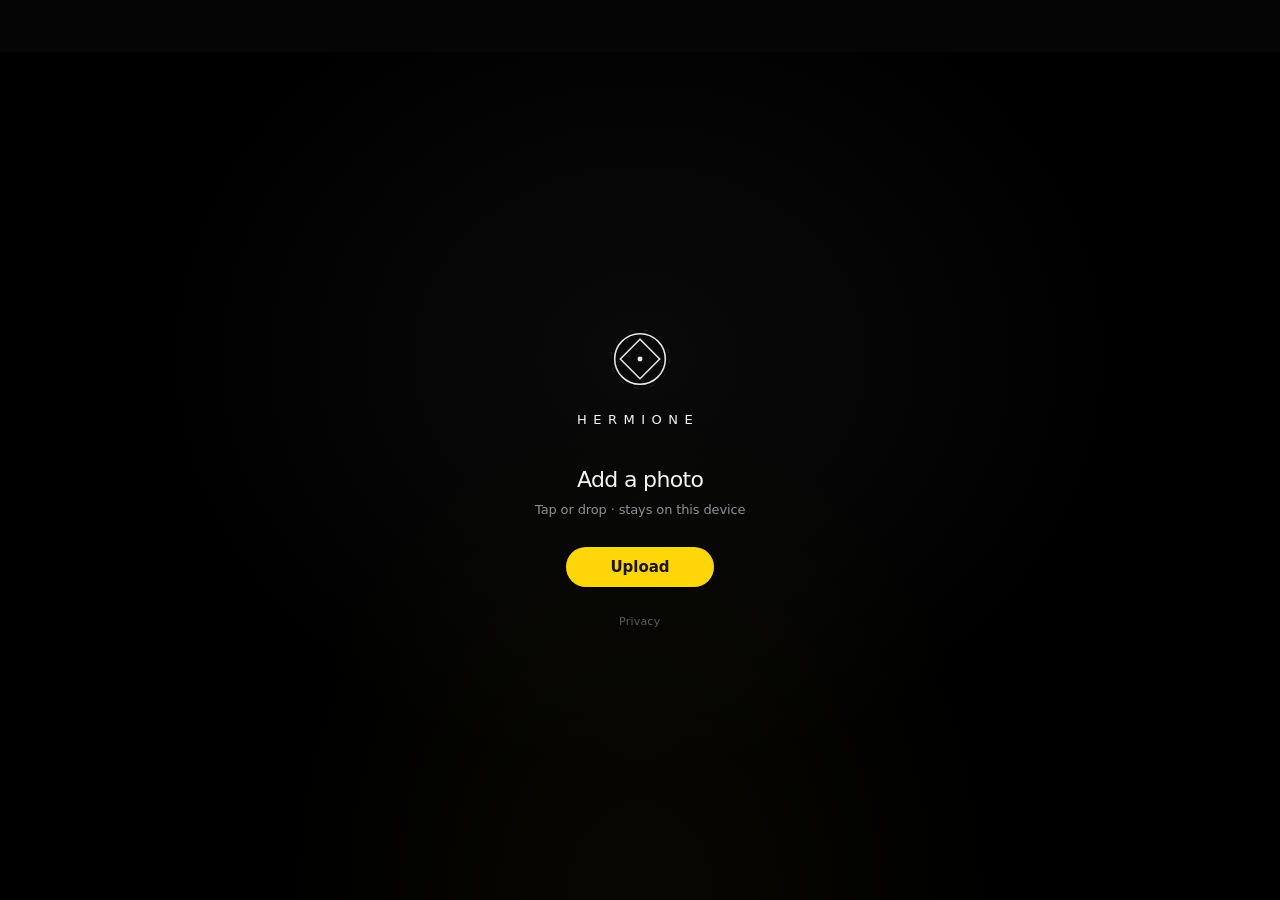
<file: index.html>
<!DOCTYPE html>
<html lang="en">
<head>
  <meta charset="UTF-8" />
  <meta name="viewport" content="width=device-width, initial-scale=1.0, maximum-scale=1.0, user-scalable=no, viewport-fit=cover" />
  <meta name="theme-color" content="#050505" />
  <meta name="apple-mobile-web-app-capable" content="yes" />
  <meta name="apple-mobile-web-app-status-bar-style" content="black-translucent" />
  <meta name="apple-mobile-web-app-title" content="Hermione" />
  <meta name="application-name" content="Hermione" />
  <title>Hermione</title>
  <!-- Discourage HTML document caching (browsers may still ignore; asset ?v= is the real fix) -->
  <meta http-equiv="Cache-Control" content="no-cache, no-store, must-revalidate" />
  <meta http-equiv="Pragma" content="no-cache" />
  <meta http-equiv="Expires" content="0" />
  <script>
    // Asset cache-bust. Bump FIXED on each deploy, or open with ?fresh=1 for a one-shot bypass.
    window.__H_V = (function () {
      try {
        var p = new URLSearchParams(location.search);
        if (p.has("fresh") || p.get("nocache") === "1") return String(Date.now());
        if (p.get("v")) return p.get("v");
      } catch (e) {}
      return "202608030100"; // ← bump this when you push JS/CSS changes
    })();
    // Parallel-friendly CSS inject (avoids document.write blocking)
    (function () {
      var link = document.createElement("link");
      link.rel = "stylesheet";
      link.href = "styles.css?v=" + encodeURIComponent(window.__H_V);
      document.head.appendChild(link);
    })();
  </script>
  <link rel="icon" href="favicon.svg" type="image/svg+xml" />
  <link rel="apple-touch-icon" href="apple-touch-icon.png" />
  <link rel="manifest" href="manifest.webmanifest" />
</head>
<body>
  <div id="app">
    <!-- Top chrome — iOS Photos style (main edit vs tool-session Cancel/Done) -->
    <header class="topbar" id="topbar">
      <div class="topbar-left">
        <div class="tb-cluster" id="tbClusterMain">
          <button type="button" class="tb-btn" id="btnClose" title="Close / new photo" disabled>
            <svg width="18" height="18" viewBox="0 0 24 24" fill="none" stroke="currentColor" stroke-width="2.2" stroke-linecap="round"><path d="M18 6L6 18M6 6l12 12"/></svg>
          </button>
          <button type="button" class="tb-btn" id="btnUndo" title="Undo" disabled>
            <svg width="18" height="18" viewBox="0 0 24 24" fill="none" stroke="currentColor" stroke-width="2" stroke-linecap="round" stroke-linejoin="round"><path d="M3 7v6h6"/><path d="M21 17a9 9 0 0 0-9-9 9 9 0 0 0-6.7 3L3 13"/></svg>
          </button>
          <button type="button" class="tb-btn" id="btnRedo" title="Redo" disabled>
            <svg width="18" height="18" viewBox="0 0 24 24" fill="none" stroke="currentColor" stroke-width="2" stroke-linecap="round" stroke-linejoin="round"><path d="M21 7v6h-6"/><path d="M3 17a9 9 0 0 1 9-9 9 9 0 0 1 6.7 3L21 13"/></svg>
          </button>
        </div>
        <button type="button" class="tb-text-btn" id="btnToolCancel" hidden>Cancel</button>
      </div>

      <div class="topbar-center">
        <span class="topbar-title topbar-title--brand" id="topbarTitle" aria-label="Hermione">
          <svg class="brand-iris" width="18" height="18" viewBox="0 0 64 64" fill="none" aria-hidden="true">
            <g stroke="currentColor" stroke-width="1.6" stroke-linejoin="miter" stroke-linecap="square">
              <circle cx="32" cy="32" r="22.5"/>
              <path d="M32 14.5 L49.5 32 L32 49.5 L14.5 32 Z"/>
              <circle cx="32" cy="32" r="2.4" fill="currentColor" stroke="none"/>
            </g>
          </svg>
          <span class="brand-word">HERMIONE</span>
        </span>
        <div class="header-busy" id="headerBusy" hidden>
          <svg class="iris-svg iris-svg--busy iris-svg--sm" viewBox="0 0 64 64" fill="none" aria-hidden="true">
            <circle class="iris-orbit" cx="32" cy="32" r="26"/>
            <circle class="iris-ring" cx="32" cy="32" r="22.5"/>
            <g class="iris-diamond-g"><path class="iris-diamond" d="M32 14.5 L49.5 32 L32 49.5 L14.5 32 Z"/></g>
            <g class="iris-diamond-ghost-g"><path class="iris-diamond-ghost" d="M32 14.5 L49.5 32 L32 49.5 L14.5 32 Z"/></g>
            <circle class="iris-pupil" cx="32" cy="32" r="2.2"/>
            <circle class="iris-spark" cx="40" cy="24" r="1"/>
          </svg>
          <span class="header-busy-text" id="headerBusyText">Processing…</span>
        </div>
      </div>

      <div class="topbar-right">
        <div class="tb-cluster" id="tbClusterExport">
          <button type="button" class="tb-btn" id="btnSplitCompare" title="Compare: original | edit" aria-pressed="false" disabled>
            <svg width="18" height="18" viewBox="0 0 24 24" fill="none" stroke="currentColor" stroke-width="1.9" stroke-linecap="round" stroke-linejoin="round" aria-hidden="true">
              <rect x="3" y="4" width="18" height="16" rx="2"/>
              <path d="M12 4v16"/>
              <path d="M7 9h2M7 12h2M7 15h1" opacity="0.45"/>
              <path d="M15 9h2M15 12h2M15 15h2"/>
            </svg>
          </button>
          <button type="button" class="tb-btn" id="btnReset" title="Reset all" disabled>
            <svg width="17" height="17" viewBox="0 0 24 24" fill="none" stroke="currentColor" stroke-width="2" stroke-linecap="round"><path d="M3 12a9 9 0 1 0 9-9 9.75 9.75 0 0 0-6.74 2.74L3 8"/><path d="M3 3v5h5"/></svg>
          </button>
          <button type="button" class="tb-done" id="btnDownload" disabled>
            <span class="btn-spinner" hidden aria-hidden="true"></span>
            <span class="btn-label">Done</span>
          </button>
        </div>
        <button type="button" class="tb-text-btn tb-text-done" id="btnToolDone" hidden>Done</button>
      </div>
    </header>

    <!-- Photo stage -->
    <main class="stage" id="stage">
      <div class="canvas-area" id="canvasArea">
        <div class="drop-overlay" id="dropOverlay">
          <!--
            Layout is fully reserved first (all nodes take final space).
            body.hero-ready then reveals by beat — not a top-to-bottom stack.
            Beats: iris → wordmark → title → sub → cta → foot
          -->
          <div class="drop-content">
            <div class="drop-mark" aria-hidden="true">
              <div class="hero-slot hero-slot--iris" data-hero="iris">
                <!-- Plays once on hero-ready, freezes as lockup when composition is complete -->
                <svg class="iris-svg iris-svg--hero drop-iris" width="72" height="72" viewBox="0 0 64 64" fill="none">
                  <circle class="iris-orbit" cx="32" cy="32" r="26" />
                  <circle class="iris-ring" cx="32" cy="32" r="22.5" />
                  <g class="iris-diamond-g">
                    <path class="iris-diamond" d="M32 14.5 L49.5 32 L32 49.5 L14.5 32 Z" />
                  </g>
                  <g class="iris-diamond-ghost-g">
                    <path class="iris-diamond-ghost" d="M32 14.5 L49.5 32 L32 49.5 L14.5 32 Z" />
                  </g>
                  <circle class="iris-pupil" cx="32" cy="32" r="2.2" />
                  <circle class="iris-spark" cx="40" cy="24" r="1" />
                </svg>
              </div>
              <p class="drop-wordmark hero-slot hero-slot--word" data-hero="word">HERMIONE</p>
            </div>

            <div class="drop-invite">
              <p class="drop-title hero-slot hero-slot--title" data-hero="title">Add a photo</p>
              <p class="drop-sub hero-slot hero-slot--sub" data-hero="sub">Tap or drop · stays on this device</p>
              <div class="hero-slot hero-slot--cta" data-hero="cta">
                <button type="button" class="btn-pill" id="btnUpload">Upload</button>
              </div>
            </div>

            <div class="draft-resume hero-slot hero-slot--draft" id="draftResume" data-hero="draft" hidden>
              <p class="draft-resume-title">Continue last edit?</p>
              <p class="draft-resume-sub" id="draftResumeSub">Saved on this device</p>
              <div class="draft-resume-actions">
                <button type="button" class="btn-pill sm" id="btnDraftContinue">Continue</button>
                <button type="button" class="btn-ghost-wide sm" id="btnDraftDismiss">Dismiss</button>
              </div>
            </div>

            <p class="fine-print hero-slot hero-slot--foot" data-hero="foot"><a href="privacy.html">Privacy</a></p>
          </div>
        </div>

        <!--
          View stack: normal mode uses full-width after-pane only.
          Split compare: two fixed 50% panes (overflow clip) so the divider
          stays screen-center while pan/zoom move both images together.
        -->
        <div class="split-pane split-pane--before" id="splitPaneBefore" hidden>
          <div class="split-anchor">
            <div class="canvas-wrap" id="canvasWrapBefore">
              <canvas id="beforeCanvas" class="before-canvas" aria-hidden="true"></canvas>
            </div>
          </div>
        </div>
        <div class="split-pane split-pane--after" id="splitPaneAfter">
          <div class="split-anchor">
            <div class="canvas-wrap" id="canvasWrap">
              <canvas id="mainCanvas"></canvas>
            </div>
          </div>
        </div>
        <!-- Fixed to canvas-area center — NOT inside transformed wraps -->
        <div class="split-divider" id="splitDivider" hidden aria-hidden="true">
          <span class="split-divider-grip"></span>
        </div>

        <!-- HQ zoom detail: non-blocking ROI frame (tracks pan/zoom, never freezes canvas) -->
        <div class="detail-roi-layer" id="detailRoiLayer" hidden aria-live="polite" aria-atomic="true">
          <div class="detail-roi-frame" id="detailRoiFrame">
            <span class="detail-roi-scan" aria-hidden="true"></span>
            <span class="detail-roi-corner tl" aria-hidden="true"></span>
            <span class="detail-roi-corner tr" aria-hidden="true"></span>
            <span class="detail-roi-corner bl" aria-hidden="true"></span>
            <span class="detail-roi-corner br" aria-hidden="true"></span>
          </div>
          <div class="detail-roi-chip" id="detailRoiChip">
            <span class="detail-roi-pulse" aria-hidden="true"></span>
            <span class="detail-roi-label">Rendering detail</span>
          </div>
        </div>

        <!-- Crop overlay (tracks canvas display box; not transformed with zoom parent) -->
        <div class="crop-layer" id="cropLayer" hidden>
          <div class="crop-frame" id="cropFrame">
            <div class="crop-guides" id="cropGuides" aria-hidden="true"></div>
            <div class="crop-rect" id="cropRect">
              <div class="crop-grid"></div>
              <span class="crop-handle nw" data-handle="nw"></span>
              <span class="crop-handle n" data-handle="n"></span>
              <span class="crop-handle ne" data-handle="ne"></span>
              <span class="crop-handle e" data-handle="e"></span>
              <span class="crop-handle se" data-handle="se"></span>
              <span class="crop-handle s" data-handle="s"></span>
              <span class="crop-handle sw" data-handle="sw"></span>
              <span class="crop-handle w" data-handle="w"></span>
            </div>
            <div class="subject-hint" id="subjectHint" hidden></div>
          </div>
        </div>

        <!-- Hold-to-compare hint -->
        <div class="compare-hint" id="compareHint" hidden>Hold for original</div>

        <!-- Look badge -->
        <div class="look-chip" id="lookChip" hidden></div>

        <!-- Busy overlay -->
        <div class="busy-overlay" id="busyOverlay" hidden aria-live="polite" aria-busy="true">
          <div class="busy-card">
            <!-- Full Iris loop while work runs -->
            <svg class="iris-svg iris-svg--busy iris-svg--lg" viewBox="0 0 64 64" fill="none" aria-hidden="true">
              <circle class="iris-orbit" cx="32" cy="32" r="26"/>
              <circle class="iris-ring" cx="32" cy="32" r="22.5"/>
              <g class="iris-diamond-g"><path class="iris-diamond" d="M32 14.5 L49.5 32 L32 49.5 L14.5 32 Z"/></g>
              <g class="iris-diamond-ghost-g"><path class="iris-diamond-ghost" d="M32 14.5 L49.5 32 L32 49.5 L14.5 32 Z"/></g>
              <circle class="iris-pupil" cx="32" cy="32" r="2.2"/>
              <circle class="iris-spark" cx="40" cy="24" r="1"/>
            </svg>
            <p class="busy-title" id="busyTitle">Processing…</p>
            <p class="busy-sub" id="busySub" hidden></p>
          </div>
        </div>
      </div>
    </main>

    <!-- Editor dock — iOS Photos style (bottom portrait · side landscape/desktop) -->
    <footer class="dock" id="dock" hidden>
      <!-- Chevron only — collapse/expand panels (tool rail always stays) -->
      <button type="button" class="dock-handle-hit" id="dockHandleHit" aria-label="Hide tool panels" aria-expanded="true" title="Hide panels">
        <span class="dock-handle-chevron" id="dockHandleChevron" aria-hidden="true">
          <svg width="16" height="16" viewBox="0 0 24 24" fill="none" stroke="currentColor" stroke-width="2.6" stroke-linecap="round" stroke-linejoin="round"><path d="M6 9l6 6 6-6"/></svg>
        </span>
      </button>

      <!-- Secondary floating tools (Photos: wand row above dial / rail) — outside dock-body card -->
      <div class="enhance-bar" id="enhanceBar" hidden>
        <button type="button" class="enhance-btn" data-enhance="auto" id="btnEnhanceAuto" title="Auto enhance">
          <span class="enhance-ico" aria-hidden="true">
            <svg class="enhance-wand" width="20" height="20" viewBox="0 0 24 24" fill="none" stroke="currentColor" stroke-width="1.7" stroke-linecap="round" stroke-linejoin="round">
              <path d="M15 4V2"/><path d="M15 16v-2"/><path d="M8 9h2"/><path d="M20 9h2"/>
              <path d="M17.8 11.8 19 13"/><path d="M15 9h.01"/><path d="m12.2 6.2 1.2-1.2"/>
              <path d="m3 21 9-9"/><path d="M12.2 11.8 10 14"/>
            </svg>
          </span>
          <span class="enhance-label">Auto</span>
        </button>
        <button type="button" class="enhance-btn" data-enhance="soft" title="Soft optimize">
          <span class="enhance-ico" aria-hidden="true">
            <svg width="20" height="20" viewBox="0 0 24 24" fill="none" stroke="currentColor" stroke-width="1.7" stroke-linecap="round"><circle cx="12" cy="12" r="4"/><path d="M12 2v2M12 20v2M4.9 4.9l1.4 1.4M17.7 17.7l1.4 1.4M2 12h2M20 12h2M4.9 19.1l1.4-1.4M17.7 6.3l1.4-1.4" opacity="0.55"/></svg>
          </span>
          <span class="enhance-label">Soft</span>
        </button>
        <button type="button" class="enhance-btn" data-enhance="vivid" title="Vivid optimize">
          <span class="enhance-ico" aria-hidden="true">
            <svg width="20" height="20" viewBox="0 0 24 24" fill="none" stroke="currentColor" stroke-width="1.7" stroke-linecap="round"><path d="M12 3l2 6h6l-5 4 2 6-5-4-5 4 2-6-5-4h6z"/></svg>
          </span>
          <span class="enhance-label">Vivid</span>
        </button>
      </div>

      <div class="dock-body" id="dockBody">
        <!-- Portrait / scene first so Analyze · DoF stay visible (esp. desktop side dock) -->
        <div class="subpanel subpanel-compact" id="panelPortrait" hidden>
          <div class="acc-group open" data-acc="dof">
            <button type="button" class="acc-head" data-acc-toggle="dof">
              <span>Depth of field</span>
              <span class="acc-chevron" aria-hidden="true"></span>
            </button>
            <div class="acc-body">
              <p class="scene-status" id="sceneStatus">Load a photo</p>
              <div class="portrait-actions">
                <button type="button" class="btn-pill sm" id="btnSceneAnalyze" disabled>
                  <span class="btn-spinner" hidden aria-hidden="true"></span>
                  <span class="btn-label">Analyze</span>
                </button>
                <label class="ios-switch">
                  <input type="checkbox" id="opticsEnabled" />
                  <span class="ios-switch-ui"></span>
                  <span class="ios-switch-label">DoF</span>
                </label>
              </div>
            </div>
          </div>

          <div class="acc-group open" data-acc="optics">
            <button type="button" class="acc-head" data-acc-toggle="optics">
              <span>Lens &amp; bokeh</span>
              <span class="acc-chevron" aria-hidden="true"></span>
            </button>
            <div class="acc-body">
              <div class="focal-scroll" id="focalRecipeGrid">
                <button type="button" class="ratio-chip" data-focal="35">35mm</button>
                <button type="button" class="ratio-chip active" data-focal="50">50mm</button>
                <button type="button" class="ratio-chip" data-focal="85">85mm</button>
                <button type="button" class="ratio-chip" data-focal="anamo">Anamo</button>
              </div>
              <div class="bokeh-scroll" id="bokehShapeGrid">
                <button type="button" class="ratio-chip active" data-bokeh="auto">Auto</button>
                <button type="button" class="ratio-chip" data-bokeh="circle">Circle</button>
                <button type="button" class="ratio-chip" data-bokeh="hex">Hex</button>
                <button type="button" class="ratio-chip" data-bokeh="anamorphic">Anamo</button>
              </div>
            </div>
          </div>

          <div class="acc-group" data-acc="debug">
            <button type="button" class="acc-head" data-acc-toggle="debug">
              <span>Debug</span>
              <span class="acc-chevron" aria-hidden="true"></span>
            </button>
            <div class="acc-body">
              <div class="debug-row compact">
                <button type="button" class="debug-btn active" data-debug="off">Off</button>
                <button type="button" class="debug-btn" data-debug="mask">Subj</button>
                <button type="button" class="debug-btn" data-debug="depth">Depth</button>
                <button type="button" class="debug-btn" data-debug="coc">CoC</button>
              </div>
            </div>
          </div>
        </div>

        <!-- Active dial row (Photos-style tick ruler on mobile) -->
        <div class="dial-row" id="dialRow" hidden>
          <button type="button" class="dial-reset" id="dialReset" title="Reset to default" hidden>
            <svg width="16" height="16" viewBox="0 0 24 24" fill="none" stroke="currentColor" stroke-width="2.2" stroke-linecap="round"><path d="M3 12a9 9 0 1 0 9-9 9.75 9.75 0 0 0-6.74 2.74L3 8"/><path d="M3 3v5h5"/></svg>
          </button>
          <div class="dial-meta">
            <span class="dial-name" id="dialName">Exposure</span>
            <span class="dial-value" id="dialValue">0</span>
          </div>
          <div class="dial-track-wrap" id="dialTrackWrap">
            <div class="dial-tape" aria-hidden="true">
              <div class="dial-ticks"></div>
            </div>
            <div class="dial-center-mark" aria-hidden="true"></div>
            <input type="range" id="activeDial" class="ios-dial" min="-100" max="100" step="1" value="0" />
          </div>
          <p class="dial-hint" id="dialHint">Hold chip · fine adjust · double-tap = reset</p>
        </div>

        <!-- Horizontal adjustment chips -->
        <div class="chips-scroll" id="chipsScroll" hidden>
          <div class="chips" id="chips" role="listbox" aria-label="Adjustments"></div>
        </div>

        <!-- Looks panel: Strength dial (top) · filmstrip · small source tabs -->
        <div class="subpanel" id="panelLooks" hidden>
          <!-- Same Photos dial language as Adjust / Age -->
          <div class="look-intensity dial-row" id="lookIntensityWrap" hidden>
            <div class="dial-meta">
              <span class="dial-value" id="lookIntensityValue">100</span>
              <span class="dial-name" id="lookIntensityName">Strength</span>
            </div>
            <div class="dial-track-wrap">
              <div class="dial-tape" aria-hidden="true">
                <div class="dial-ticks"></div>
              </div>
              <div class="dial-center-mark" aria-hidden="true"></div>
              <input type="range" id="lookIntensity" class="ios-dial" min="0" max="100" step="1" value="100" />
            </div>
          </div>

          <!-- Curated recipes + user saved looks -->
          <div class="presets-pane" id="presetsPane">
            <div class="user-looks-bar" id="userLooksBar">
              <button type="button" class="btn-pill sm" id="btnSaveLook" disabled>
                Save look
              </button>
              <span class="user-looks-hint" id="userLooksHint">On this device only</span>
            </div>
            <div class="preset-cats h-fade" id="presetCats" role="tablist" aria-label="Categories"></div>
            <div class="preset-scroll h-fade" id="presetLooks"></div>
            <p class="preset-hint" id="presetHint">Ready looks · film + camera + lens</p>
          </div>

          <div class="look-scroll h-fade" id="filmLooks" hidden></div>
          <div class="look-scroll h-fade" id="cameraLooks" hidden></div>
          <div class="look-scroll h-fade" id="lensLooks" hidden></div>

          <!-- Source tabs as small bottom chips (Presets / Film / Camera / Lens) -->
          <div class="subpanel-seg looks-source-seg" id="looksSeg" role="tablist">
            <button type="button" class="seg-btn active" data-looks="presets">Presets</button>
            <button type="button" class="seg-btn" data-looks="film">Film</button>
            <button type="button" class="seg-btn" data-looks="camera">Camera</button>
            <button type="button" class="seg-btn" data-looks="lens">Lens</button>
          </div>
        </div>

        <!-- Crop panel — compact accordion on mobile -->
        <div class="subpanel subpanel-compact" id="panelCrop" hidden>
          <div class="acc-group open" data-acc="frame">
            <button type="button" class="acc-head" data-acc-toggle="frame">
              <span>Frame</span>
              <span class="acc-chevron" aria-hidden="true"></span>
            </button>
            <div class="acc-body">
              <div class="frame-scroll" id="frameSuggestScroll">
                <button type="button" class="ratio-chip frame-chip active" data-frame="full">Full</button>
                <button type="button" class="ratio-chip frame-chip" data-frame="subject">Subject</button>
                <button type="button" class="ratio-chip frame-chip" data-frame="portrait">Portrait</button>
                <button type="button" class="ratio-chip frame-chip" data-frame="thirds">Thirds</button>
                <button type="button" class="ratio-chip frame-chip" data-frame="tight">Tight</button>
                <button type="button" class="ratio-chip frame-chip" data-frame="wide">Wide</button>
                <button type="button" class="ratio-chip frame-chip" data-frame="center">Center</button>
              </div>
              <p class="crop-hint" id="cropHint">Soft-snaps · scroll zoom</p>
            </div>
          </div>

          <div class="acc-group" data-acc="transform">
            <button type="button" class="acc-head" data-acc-toggle="transform">
              <span>Rotate &amp; flip</span>
              <span class="acc-chevron" aria-hidden="true"></span>
            </button>
            <div class="acc-body">
              <div class="crop-tools">
                <button type="button" class="tool-icon-btn" id="btnRotateLeft" title="Rotate left">
                  <svg width="20" height="20" viewBox="0 0 24 24" fill="none" stroke="currentColor" stroke-width="1.8" stroke-linecap="round"><path d="M2.5 12a9.5 9.5 0 1 1 1.5 5.2"/><polyline points="2 8 2.5 12 6.5 11.5"/></svg>
                  <span>90°</span>
                </button>
                <button type="button" class="tool-icon-btn" id="btnRotateRight" title="Rotate right">
                  <svg width="20" height="20" viewBox="0 0 24 24" fill="none" stroke="currentColor" stroke-width="1.8" stroke-linecap="round"><path d="M21.5 12a9.5 9.5 0 1 0-1.5 5.2"/><polyline points="22 8 21.5 12 17.5 11.5"/></svg>
                  <span>90°</span>
                </button>
                <button type="button" class="tool-icon-btn" id="btnFlipH" title="Flip horizontal">
                  <svg width="18" height="18" viewBox="0 0 24 24" fill="none" stroke="currentColor" stroke-width="1.8"><path d="M8 3H5a2 2 0 0 0-2 2v14c0 1.1.9 2 2 2h3"/><path d="M16 3h3a2 2 0 0 1 2 2v14a2 2 0 0 1-2 2h-3"/><line x1="12" y1="8" x2="12" y2="16"/></svg>
                  <span>Flip H</span>
                </button>
                <button type="button" class="tool-icon-btn" id="btnFlipV" title="Flip vertical">
                  <svg width="18" height="18" viewBox="0 0 24 24" fill="none" stroke="currentColor" stroke-width="1.8"><path d="M3 8V5a2 2 0 0 1 2-2h14a2 2 0 0 1 2 2v3"/><path d="M3 16v3a2 2 0 0 0 2 2h14a2 2 0 0 0 2-2v-3"/><line x1="8" y1="12" x2="16" y2="12"/></svg>
                  <span>Flip V</span>
                </button>
              </div>
            </div>
          </div>

          <div class="acc-group" data-acc="ratio">
            <button type="button" class="acc-head" data-acc-toggle="ratio">
              <span>Aspect</span>
              <span class="acc-chevron" aria-hidden="true"></span>
            </button>
            <div class="acc-body">
              <div class="ratio-scroll">
                <button type="button" class="ratio-chip active" data-ratio="free">Free</button>
                <button type="button" class="ratio-chip" data-ratio="original">Original</button>
                <button type="button" class="ratio-chip" data-ratio="1:1">1:1</button>
                <button type="button" class="ratio-chip" data-ratio="4:5">4:5</button>
                <button type="button" class="ratio-chip" data-ratio="3:2">3:2</button>
                <button type="button" class="ratio-chip" data-ratio="4:3">4:3</button>
                <button type="button" class="ratio-chip" data-ratio="16:9">16:9</button>
                <button type="button" class="ratio-chip" data-ratio="9:16">9:16</button>
              </div>
            </div>
          </div>

          <div class="crop-apply-row">
            <button type="button" class="btn-ghost-wide" id="btnCropReset">Reset</button>
            <!-- Desktop: Apply here. Mobile overlay uses topbar Cancel / Done. -->
            <button type="button" class="btn-accent-wide" id="btnCropApply">Apply</button>
          </div>
        </div>

        <!-- Borders — own tool tab (independent of crop overlay) -->
        <div class="subpanel subpanel-compact" id="panelBorder" hidden>
          <div class="acc-group open" data-acc="borderfmt">
            <button type="button" class="acc-head" data-acc-toggle="borderfmt">
              <span>Format</span>
              <span class="acc-chevron" aria-hidden="true"></span>
            </button>
            <div class="acc-body">
              <div class="frame-scroll" id="borderFormatScroll" role="listbox" aria-label="Border formats">
                <!-- filled by app.js -->
              </div>
              <p class="crop-hint" id="borderHint">Instant &amp; print frames · live preview</p>
            </div>
          </div>

          <div class="acc-group open" data-acc="borderframe" id="borderFramingGroup" hidden>
            <button type="button" class="acc-head" data-acc-toggle="borderframe">
              <span>Frame crop</span>
              <span class="acc-chevron" aria-hidden="true"></span>
            </button>
            <div class="acc-body">
              <div class="border-framing" id="borderFraming">
                <div class="slider-line">
                  <label class="slider-line-label" for="borderZoom">Zoom</label>
                  <input type="range" id="borderZoom" class="compact-range" min="100" max="250" step="1" value="100" />
                  <span class="slider-line-val" id="borderZoomVal">1.00×</span>
                </div>
                <div class="slider-line">
                  <label class="slider-line-label" for="borderPanX">Pan H</label>
                  <input type="range" id="borderPanX" class="compact-range" min="-100" max="100" step="1" value="0" />
                  <span class="slider-line-val" id="borderPanXVal">0</span>
                </div>
                <div class="slider-line">
                  <label class="slider-line-label" for="borderPanY">Pan V</label>
                  <input type="range" id="borderPanY" class="compact-range" min="-100" max="100" step="1" value="0" />
                  <span class="slider-line-val" id="borderPanYVal">0</span>
                </div>
                <p class="crop-hint">Recompose inside the frame · does not change crop aspect</p>
              </div>
            </div>
          </div>
        </div>
      </div>

      <!-- Category tool rail — 6 primary tools (iPhone Photos density) -->
      <nav class="tool-rail" id="toolRail" role="tablist" aria-label="Tools">
        <button type="button" class="tool-btn active" data-tool="adjust" role="tab" aria-selected="true">
          <svg width="24" height="24" viewBox="0 0 24 24" fill="none" stroke="currentColor" stroke-width="1.7" stroke-linecap="round"><circle cx="12" cy="12" r="3"/><path d="M12 2v2M12 20v2M4.93 4.93l1.41 1.41M17.66 17.66l1.41 1.41M2 12h2M20 12h2M4.93 19.07l1.41-1.41M17.66 6.34l1.41-1.41"/></svg>
          <span>Adjust</span>
        </button>
        <button type="button" class="tool-btn" data-tool="looks" role="tab">
          <svg width="24" height="24" viewBox="0 0 24 24" fill="none" stroke="currentColor" stroke-width="1.7" stroke-linecap="round"><rect x="3" y="5" width="14" height="14" rx="2"/><path d="M7 5v-1a1 1 0 0 1 1-1h12a1 1 0 0 1 1 1v12a1 1 0 0 1-1 1h-1"/><circle cx="10" cy="12" r="2.5"/><path d="M14 9h4M14 12h3" opacity="0.55"/></svg>
          <span>Filters</span>
        </button>
        <button type="button" class="tool-btn" data-tool="age" role="tab">
          <svg width="24" height="24" viewBox="0 0 24 24" fill="none" stroke="currentColor" stroke-width="1.7" stroke-linecap="round"><rect x="4" y="5" width="16" height="14" rx="2"/><path d="M8 5v14M16 5v14" opacity="0.45"/><path d="M4 10h16" opacity="0.3"/><circle cx="18" cy="8" r="1" fill="currentColor" stroke="none" opacity="0.5"/></svg>
          <span>Age</span>
        </button>
        <button type="button" class="tool-btn" data-tool="crop" role="tab">
          <svg width="24" height="24" viewBox="0 0 24 24" fill="none" stroke="currentColor" stroke-width="1.7" stroke-linecap="round"><path d="M6 2v14a2 2 0 0 0 2 2h14"/><path d="M18 22V8a2 2 0 0 0-2-2H2"/></svg>
          <span>Crop</span>
        </button>
        <button type="button" class="tool-btn" data-tool="border" role="tab">
          <svg width="24" height="24" viewBox="0 0 24 24" fill="none" stroke="currentColor" stroke-width="1.7" stroke-linecap="round"><rect x="3" y="3" width="18" height="18" rx="2"/><rect x="6" y="6" width="12" height="10" rx="0.5" opacity="0.55"/><path d="M6 18h12" opacity="0.35"/></svg>
          <span>Frame</span>
        </button>
        <button type="button" class="tool-btn" data-tool="portrait" role="tab">
          <svg width="24" height="24" viewBox="0 0 24 24" fill="none" stroke="currentColor" stroke-width="1.7" stroke-linecap="round"><circle cx="12" cy="8" r="3.5"/><path d="M5 20c1.5-3.5 4-5 7-5s5.5 1.5 7 5"/><circle cx="12" cy="12" r="9" opacity="0.35"/></svg>
          <span>Portrait</span>
        </button>
      </nav>
    </footer>
  </div>

  <input type="file" id="fileInput" accept="image/*" hidden />

  <!-- Export sheet -->
  <div class="sheet-backdrop" id="exportBackdrop" hidden></div>
  <div class="sheet" id="exportSheet" hidden role="dialog" aria-label="Download image">
    <div class="sheet-handle"></div>
    <h2 class="sheet-title">Download</h2>

    <p class="sheet-label">Size</p>
    <div class="export-size-grid" id="exportSizeGrid">
      <button type="button" class="export-size-btn active" data-size="working">
        <span class="export-size-name">Preview</span>
        <span class="export-size-meta" id="exportMetaWorking">fast</span>
      </button>
      <button type="button" class="export-size-btn" data-size="1080">
        <span class="export-size-name">1080px</span>
        <span class="export-size-meta">web / story</span>
      </button>
      <button type="button" class="export-size-btn" data-size="2048">
        <span class="export-size-name">2048px</span>
        <span class="export-size-meta">high quality</span>
      </button>
      <button type="button" class="export-size-btn" data-size="full">
        <span class="export-size-name">Full res</span>
        <span class="export-size-meta" id="exportMetaFull">source px</span>
      </button>
    </div>

    <p class="sheet-label">Format</p>
    <div class="export-format-row" id="exportFormatRow">
      <button type="button" class="export-format-btn active" data-format="jpeg">JPEG</button>
      <button type="button" class="export-format-btn" data-format="png">PNG</button>
    </div>

    <div class="control export-quality" id="exportQualityWrap">
      <div class="control-header">
        <label>JPEG quality</label>
        <span class="value" id="exportQualityValue">95%</span>
      </div>
      <input type="range" id="exportQuality" class="ios-dial" min="0.7" max="1" step="0.01" value="0.95" />
    </div>

    <p class="export-dim-hint" id="exportDimHint"></p>

    <button type="button" class="btn-accent-wide block" id="btnExportConfirm">
      <svg width="16" height="16" viewBox="0 0 24 24" fill="none" stroke="currentColor" stroke-width="2.2"><path d="M21 15v4a2 2 0 0 1-2 2H5a2 2 0 0 1-2-2v-4"/><polyline points="7 10 12 15 17 10"/><line x1="12" y1="15" x2="12" y2="3"/></svg>
      Download
    </button>
    <button type="button" class="btn-ghost-wide block sheet-cancel" id="btnExportCancel">Cancel</button>
  </div>

  <div class="export-toast" id="exportToast" hidden></div>

  <!-- Fine-adjust press overlay -->
  <div class="fine-overlay" id="fineOverlay" hidden>
    <div class="fine-card">
      <p class="fine-name" id="fineName">Exposure</p>
      <p class="fine-value" id="fineValue">0</p>
      <p class="fine-hint">Drag left / right · release to keep</p>
    </div>
  </div>

  <script>
    // Parallel fetch, ordered execute (async=false) — much faster first load on mobile.
    (function () {
      var v = window.__H_V || "0";
      var files = [
        "js/errors.js",
        "js/perf.js",
        "js/buffers.js",
        "js/looks.js",
        "js/imperfections.js",
        "js/histogram.js",
        "js/auto.js",
        "js/user-presets.js",
        "js/draft.js",
        "js/borders.js",
        "js/scene/depth-pseudo.js",
        "js/scene/coc.js",
        "js/scene/bokeh.js",
        "js/scene/dof.js",
        "js/scene/selective.js",
        "js/scene/analyze.js",
        "js/gpu/grade.js",
        "js/gpu/dof.js",
        "js/engine.js",
        "js/export.js",
        "app.js",
        "js/pwa.js",
      ];
      var remaining = files.length;
      var failed = 0;
      files.forEach(function (src) {
        var s = document.createElement("script");
        s.src = src + "?v=" + encodeURIComponent(v);
        // Preserve execution order while allowing parallel download
        s.async = false;
        s.onerror = function () {
          failed++;
          console.error("[Hermione] failed to load", src);
        };
        s.onload = function () {
          remaining--;
          if (remaining === 0) {
            console.info(
              "[Hermione] assets v=" + v + (failed ? " · " + failed + " failed" : "")
            );
          }
        };
        document.body.appendChild(s);
      });
    })();
  </script>
</body>
</html>
</file>
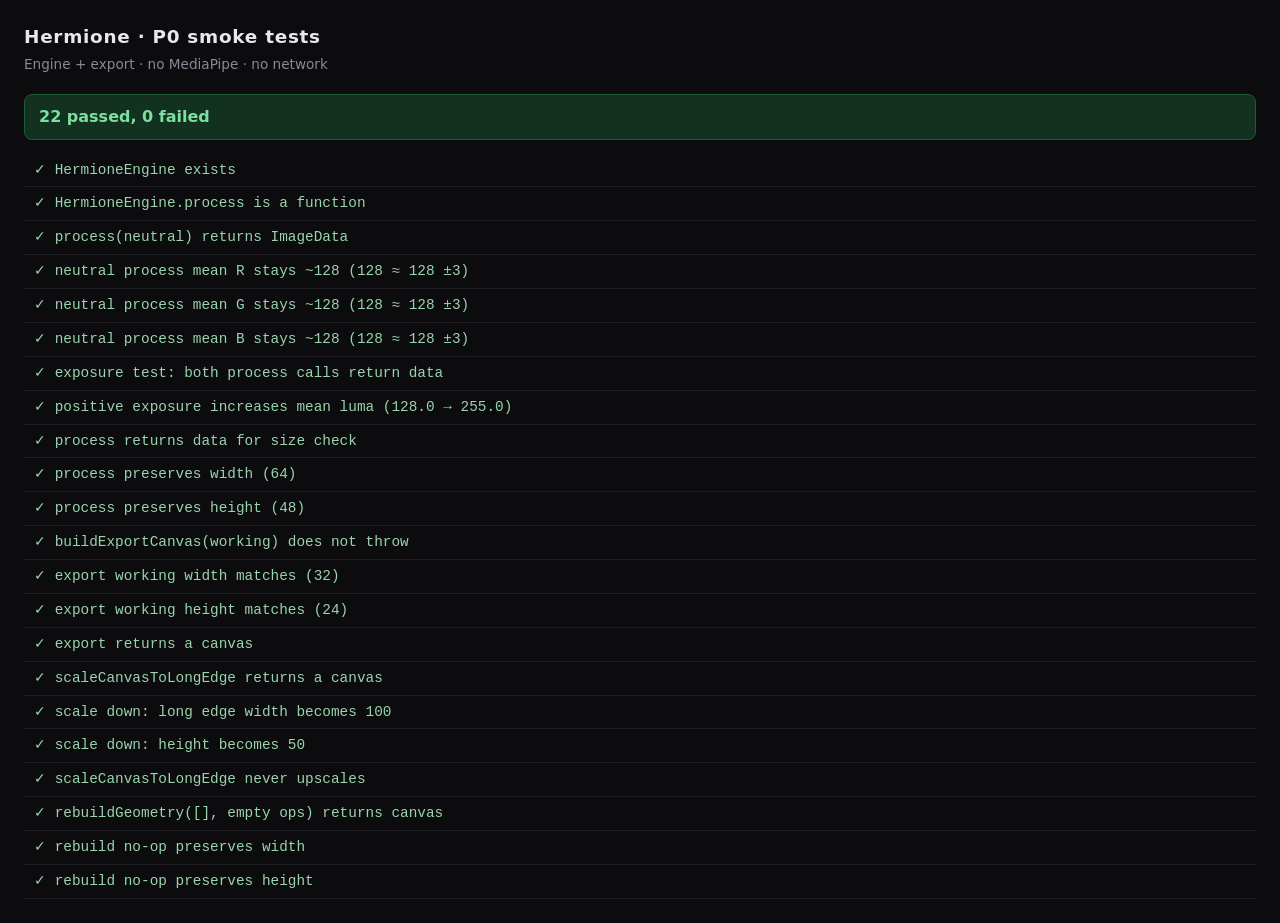
<file: tests/index.html>
<!DOCTYPE html>
<html lang="en">
<head>
  <meta charset="UTF-8" />
  <meta name="viewport" content="width=device-width, initial-scale=1.0" />
  <title>Hermione — P0 smoke tests</title>
  <style>
    * { box-sizing: border-box; }
    body {
      margin: 0;
      font-family: ui-sans-serif, system-ui, -apple-system, Segoe UI, Roboto, Helvetica, Arial, sans-serif;
      background: #0c0c0e;
      color: #e8e8ec;
      line-height: 1.45;
      padding: 24px;
    }
    h1 {
      font-size: 1.15rem;
      font-weight: 600;
      letter-spacing: 0.04em;
      margin: 0 0 4px;
    }
    .sub {
      color: #8a8a96;
      font-size: 0.85rem;
      margin: 0 0 20px;
    }
    #results .summary {
      font-weight: 600;
      padding: 10px 14px;
      border-radius: 8px;
      margin-bottom: 14px;
      font-variant-numeric: tabular-nums;
    }
    #results .summary.pass {
      background: #12321f;
      color: #7ddea0;
      border: 1px solid #1e5c38;
    }
    #results .summary.fail {
      background: #3a1518;
      color: #ff9aa3;
      border: 1px solid #7a2a32;
    }
    #results .list {
      list-style: none;
      margin: 0;
      padding: 0;
    }
    #results .list li {
      padding: 6px 10px;
      border-bottom: 1px solid #1c1c22;
      font-size: 0.9rem;
      font-family: ui-monospace, SFMono-Regular, Menlo, Consolas, monospace;
    }
    #results .list li.ok { color: #9ad4ad; }
    #results .list li.bad {
      color: #ff8f98;
      background: #1a0e10;
    }
  </style>
</head>
<body>
  <h1>Hermione · P0 smoke tests</h1>
  <p class="sub">Engine + export · no MediaPipe · no network</p>
  <div id="results">Running…</div>

  <!-- Classic non-module scripts (same order as production app) -->
  <script src="../js/perf.js"></script>
  <script src="../js/buffers.js"></script>
  <script src="../js/looks.js"></script>
  <script src="../js/imperfections.js"></script>
  <script src="../js/borders.js"></script>
  <script src="../js/scene/depth-pseudo.js"></script>
  <script src="../js/scene/coc.js"></script>
  <script src="../js/scene/bokeh.js"></script>
  <script src="../js/scene/dof.js"></script>
  <script src="../js/scene/selective.js"></script>
  <script src="../js/gpu/grade.js"></script>
  <script src="../js/gpu/dof.js"></script>
  <script src="../js/engine.js"></script>
  <script src="../js/export.js"></script>
  <script src="run.js"></script>
</body>
</html>
</file>
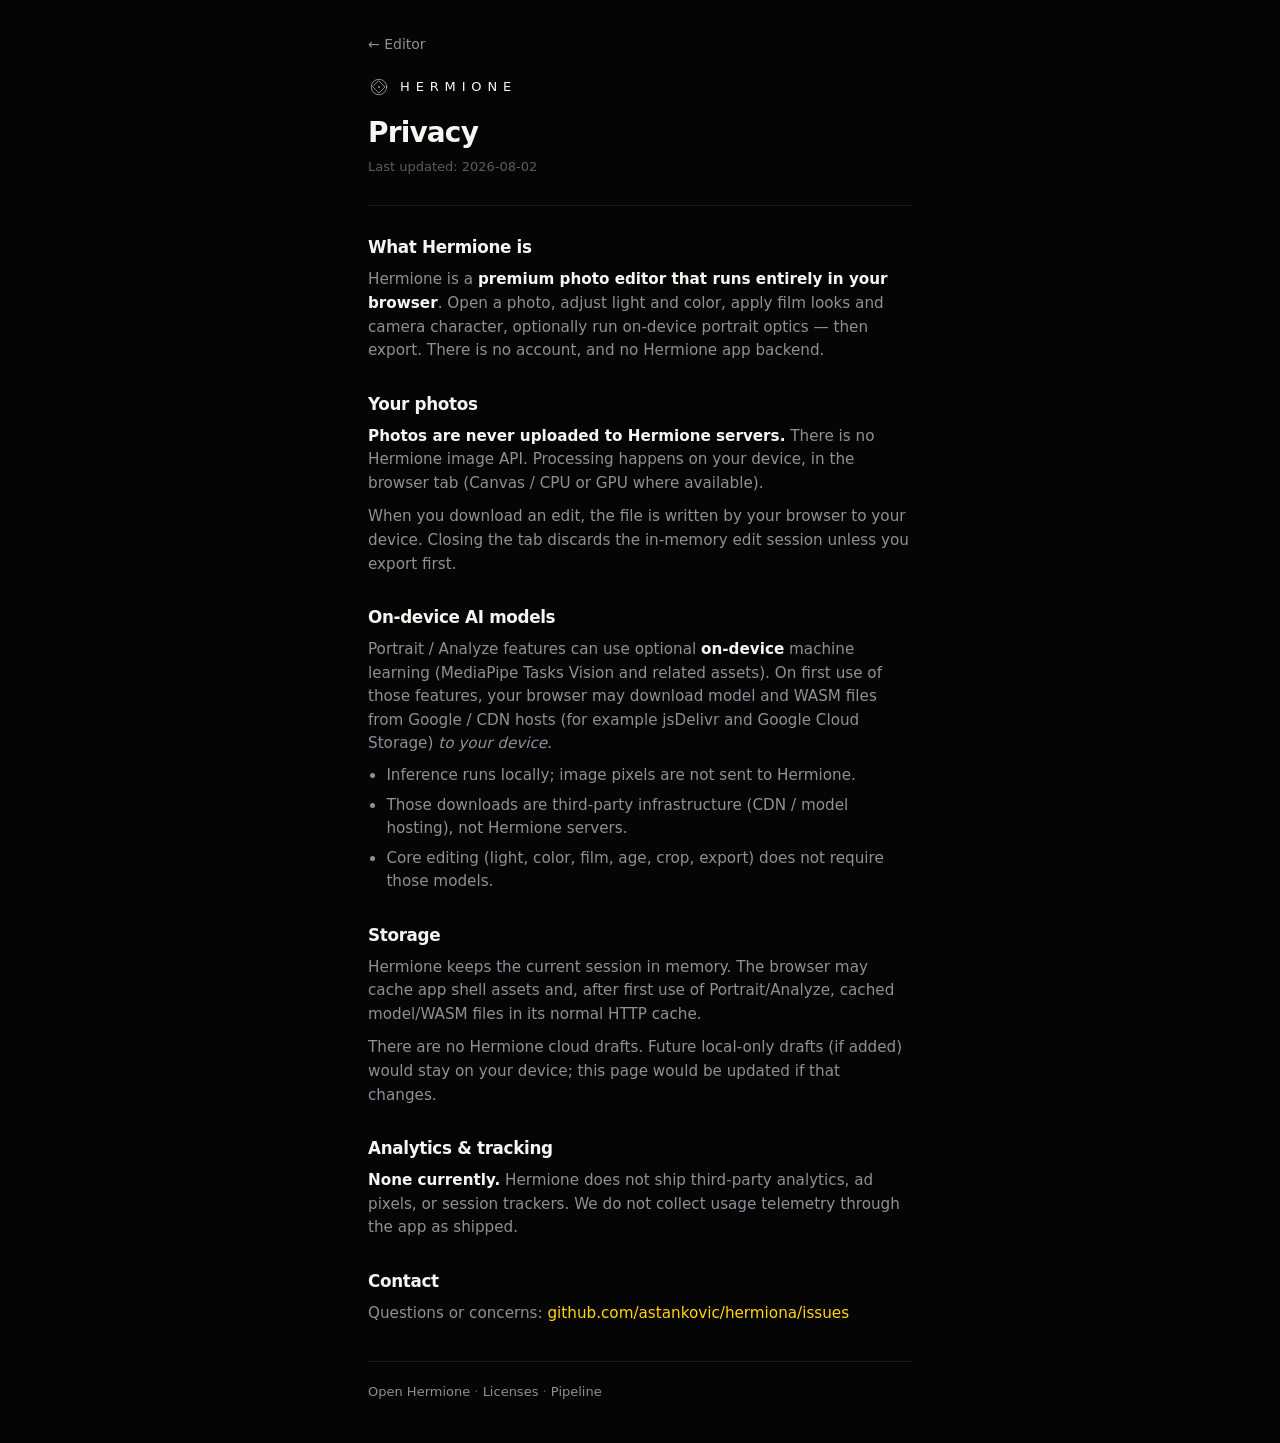
<file: privacy.html>
<!DOCTYPE html>
<html lang="en">
<head>
  <meta charset="UTF-8" />
  <meta name="viewport" content="width=device-width, initial-scale=1.0, viewport-fit=cover" />
  <meta name="theme-color" content="#050505" />
  <meta name="description" content="Hermione privacy — on-device photo editing, no upload servers." />
  <title>Privacy — Hermione</title>
  <link rel="icon" href="favicon.svg" type="image/svg+xml" />
  <style>
    :root {
      --bg: #050505;
      --ink: #f5f5f2;
      --muted: rgba(235, 235, 245, 0.6);
      --faint: rgba(235, 235, 245, 0.38);
      --line: rgba(255, 255, 255, 0.08);
      --accent: #ffd60a;
      --font: -apple-system, BlinkMacSystemFont, 'SF Pro Text', 'SF Pro Display',
        'Inter', system-ui, sans-serif;
    }

    *, *::before, *::after {
      box-sizing: border-box;
      margin: 0;
      padding: 0;
    }

    html {
      background: var(--bg);
      color: var(--ink);
      font-family: var(--font);
      -webkit-font-smoothing: antialiased;
    }

    body {
      min-height: 100dvh;
      background: var(--bg);
      line-height: 1.55;
      font-size: 16px;
      padding:
        max(20px, env(safe-area-inset-top))
        max(20px, env(safe-area-inset-right))
        max(40px, env(safe-area-inset-bottom))
        max(20px, env(safe-area-inset-left));
    }

    .wrap {
      max-width: 34rem;
      margin: 0 auto;
    }

    header {
      padding: 12px 0 28px;
      border-bottom: 1px solid var(--line);
      margin-bottom: 28px;
    }

    .back {
      display: inline-flex;
      align-items: center;
      gap: 6px;
      color: var(--muted);
      text-decoration: none;
      font-size: 14px;
      margin-bottom: 20px;
      transition: color 0.15s;
    }

    .back:hover,
    .back:focus-visible {
      color: var(--ink);
      outline: none;
    }

    .brand {
      display: flex;
      align-items: center;
      gap: 10px;
      color: var(--ink);
    }

    .brand-word {
      font-size: 13px;
      font-weight: 300;
      letter-spacing: 0.45em;
      padding-right: 0.3em;
    }

    h1 {
      font-size: 1.75rem;
      font-weight: 600;
      letter-spacing: -0.03em;
      margin-top: 18px;
      line-height: 1.2;
    }

    .updated {
      margin-top: 8px;
      font-size: 13px;
      color: var(--faint);
    }

    section {
      margin-bottom: 28px;
    }

    h2 {
      font-size: 1.05rem;
      font-weight: 600;
      letter-spacing: -0.02em;
      margin-bottom: 8px;
    }

    p, li {
      color: var(--muted);
      font-size: 0.95rem;
    }

    p + p {
      margin-top: 10px;
    }

    ul {
      margin: 8px 0 0 1.15rem;
    }

    li {
      margin-bottom: 6px;
    }

    a {
      color: var(--accent);
      text-decoration: none;
    }

    a:hover,
    a:focus-visible {
      text-decoration: underline;
      outline: none;
    }

    footer {
      margin-top: 36px;
      padding-top: 20px;
      border-top: 1px solid var(--line);
      font-size: 13px;
      color: var(--faint);
    }

    footer a {
      color: var(--muted);
    }
  </style>
</head>
<body>
  <div class="wrap">
    <header>
      <a class="back" href="index.html">← Editor</a>
      <div class="brand" aria-hidden="true">
        <svg width="22" height="22" viewBox="0 0 64 64" fill="none">
          <g stroke="currentColor" stroke-width="1.6" stroke-linejoin="miter" stroke-linecap="square">
            <circle cx="32" cy="32" r="22.5"/>
            <path d="M32 14.5 L49.5 32 L32 49.5 L14.5 32 Z"/>
            <circle cx="32" cy="32" r="2.4" fill="currentColor" stroke="none"/>
          </g>
        </svg>
        <span class="brand-word">HERMIONE</span>
      </div>
      <h1>Privacy</h1>
      <p class="updated">Last updated: 2026-08-02</p>
    </header>

    <section>
      <h2>What Hermione is</h2>
      <p>
        Hermione is a <strong style="color:var(--ink);font-weight:600">premium photo editor that runs entirely in your browser</strong>.
        Open a photo, adjust light and color, apply film looks and camera character, optionally run on-device portrait optics — then export. There is no account, and no Hermione app backend.
      </p>
    </section>

    <section>
      <h2>Your photos</h2>
      <p>
        <strong style="color:var(--ink);font-weight:600">Photos are never uploaded to Hermione servers.</strong>
        There is no Hermione image API. Processing happens on your device, in the browser tab (Canvas / CPU or GPU where available).
      </p>
      <p>
        When you download an edit, the file is written by your browser to your device. Closing the tab discards the in-memory edit session unless you export first.
      </p>
    </section>

    <section>
      <h2>On-device AI models</h2>
      <p>
        Portrait / Analyze features can use optional <strong style="color:var(--ink);font-weight:600">on-device</strong> machine learning (MediaPipe Tasks Vision and related assets).
        On first use of those features, your browser may download model and WASM files from Google / CDN hosts (for example jsDelivr and Google Cloud Storage) <em>to your device</em>.
      </p>
      <ul>
        <li>Inference runs locally; image pixels are not sent to Hermione.</li>
        <li>Those downloads are third-party infrastructure (CDN / model hosting), not Hermione servers.</li>
        <li>Core editing (light, color, film, age, crop, export) does not require those models.</li>
      </ul>
    </section>

    <section>
      <h2>Storage</h2>
      <p>
        Hermione keeps the current session in memory. The browser may cache app shell assets and, after first use of Portrait/Analyze, cached model/WASM files in its normal HTTP cache.
      </p>
      <p>
        There are no Hermione cloud drafts. Future local-only drafts (if added) would stay on your device; this page would be updated if that changes.
      </p>
    </section>

    <section>
      <h2>Analytics &amp; tracking</h2>
      <p>
        <strong style="color:var(--ink);font-weight:600">None currently.</strong>
        Hermione does not ship third-party analytics, ad pixels, or session trackers. We do not collect usage telemetry through the app as shipped.
      </p>
    </section>

    <section>
      <h2>Contact</h2>
      <p>
        Questions or concerns:
        <a href="https://github.com/astankovic/hermiona/issues" rel="noopener noreferrer">github.com/astankovic/hermiona/issues</a>
      </p>
    </section>

    <footer>
      <a href="index.html">Open Hermione</a>
      ·
      <a href="docs/licenses.md">Licenses</a>
      ·
      <a href="docs/pipeline.md">Pipeline</a>
    </footer>
  </div>
</body>
</html>
</file>
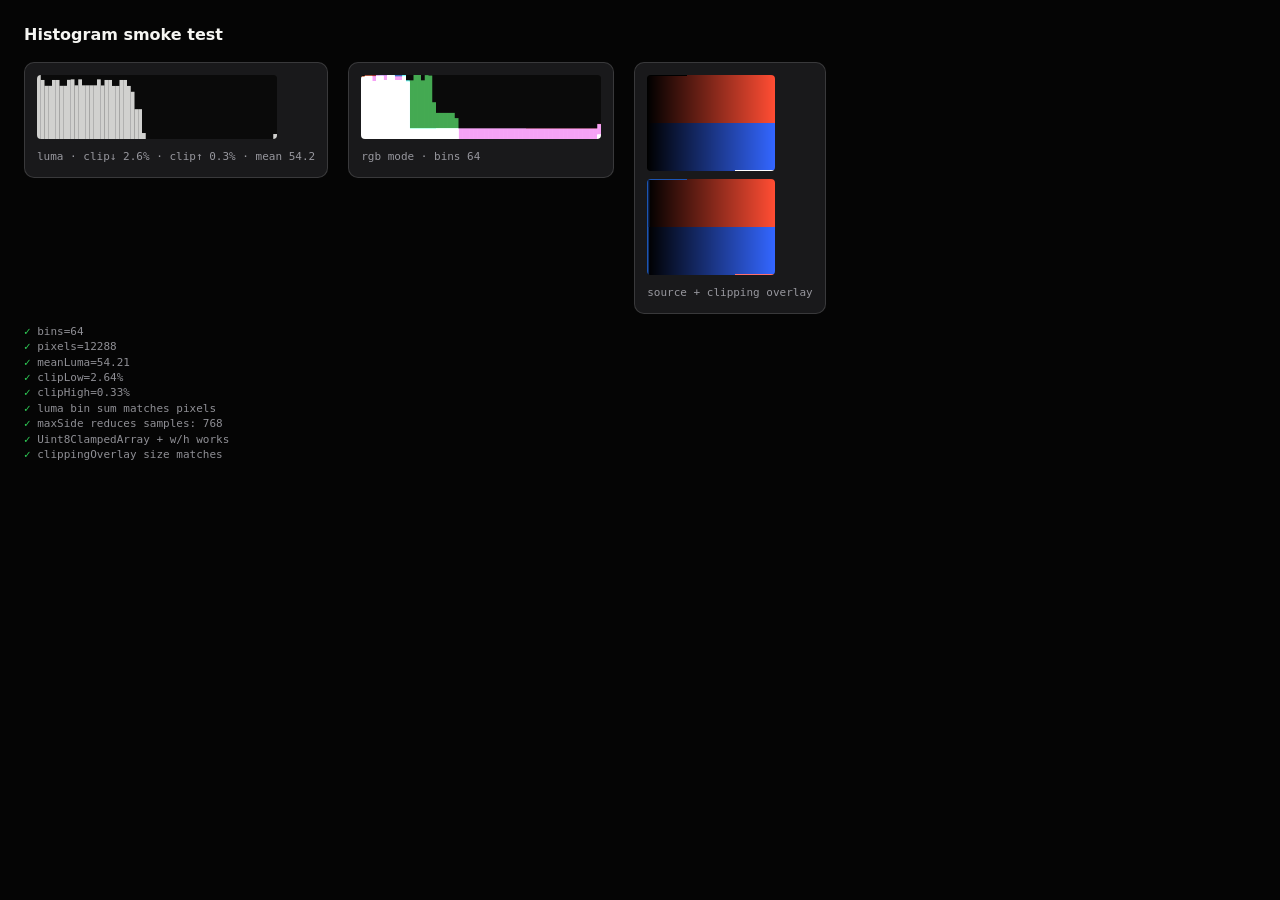
<file: tests/histogram-smoke.html>
<!DOCTYPE html>
<html lang="en">
<head>
  <meta charset="UTF-8" />
  <meta name="viewport" content="width=device-width, initial-scale=1" />
  <title>Hermione — histogram smoke</title>
  <style>
    body {
      margin: 0;
      padding: 24px;
      background: #050505;
      color: #f5f5f2;
      font: 14px/1.4 -apple-system, system-ui, sans-serif;
    }
    h1 { font-size: 16px; font-weight: 600; margin: 0 0 16px; }
    .row { display: flex; flex-wrap: wrap; gap: 20px; align-items: flex-start; }
    .card {
      background: rgba(28, 28, 30, 0.92);
      border: 0.5px solid rgba(255, 255, 255, 0.14);
      border-radius: 10px;
      padding: 12px;
    }
    canvas { display: block; background: #111; border-radius: 4px; }
    pre {
      margin: 10px 0 0;
      font-size: 11px;
      color: rgba(235, 235, 245, 0.6);
      white-space: pre-wrap;
    }
    .ok { color: #30d158; }
    .fail { color: #ff453a; }
  </style>
</head>
<body>
  <h1>Histogram smoke test</h1>
  <div class="row">
    <div class="card">
      <canvas id="cLuma" width="240" height="64"></canvas>
      <pre id="metaLuma"></pre>
    </div>
    <div class="card">
      <canvas id="cRgb" width="240" height="64"></canvas>
      <pre id="metaRgb"></pre>
    </div>
    <div class="card">
      <canvas id="cSrc" width="128" height="96"></canvas>
      <canvas id="cClip" width="128" height="96" style="margin-top:8px"></canvas>
      <pre id="metaClip"></pre>
    </div>
  </div>
  <pre id="log"></pre>

  <script src="../js/histogram.js"></script>
  <script>
    (function () {
      var log = document.getElementById('log');
      var lines = [];
      function ok(msg) { lines.push('<span class="ok">✓</span> ' + msg); }
      function fail(msg) { lines.push('<span class="fail">✗</span> ' + msg); }

      if (!window.HermioneHistogram) {
        fail('HermioneHistogram not defined');
        log.innerHTML = lines.join('\n');
        return;
      }

      var H = HermioneHistogram;
      var w = 128;
      var h = 96;
      var data = new Uint8ClampedArray(w * h * 4);

      // Gradient: black → white horizontally; tint top half red, bottom blue
      for (var y = 0; y < h; y++) {
        for (var x = 0; x < w; x++) {
          var i = (y * w + x) * 4;
          var v = Math.round((x / (w - 1)) * 255);
          if (y < h / 2) {
            data[i] = v;
            data[i + 1] = Math.round(v * 0.3);
            data[i + 2] = Math.round(v * 0.2);
          } else {
            data[i] = Math.round(v * 0.2);
            data[i + 1] = Math.round(v * 0.4);
            data[i + 2] = v;
          }
          data[i + 3] = 255;
        }
      }

      // Force some pure clip pixels
      for (var k = 0; k < 40; k++) {
        data[k * 4] = 0; data[k * 4 + 1] = 0; data[k * 4 + 2] = 0; data[k * 4 + 3] = 255;
      }
      for (k = 0; k < 40; k++) {
        var j = (w * h - 1 - k) * 4;
        data[j] = 255; data[j + 1] = 255; data[j + 2] = 255; data[j + 3] = 255;
      }

      var imageData = new ImageData(data, w, h);
      var hist = H.compute(imageData, null, null, { bins: 64, maxSide: 256 });

      if (hist.bins === 64) ok('bins=64');
      else fail('bins expected 64 got ' + hist.bins);

      if (hist.pixels > 0) ok('pixels=' + hist.pixels);
      else fail('pixels=0');

      if (hist.meanLuma > 0 && hist.meanLuma < 255) ok('meanLuma=' + hist.meanLuma.toFixed(2));
      else fail('meanLuma out of range: ' + hist.meanLuma);

      if (hist.clipLow > 0) ok('clipLow=' + (hist.clipLow * 100).toFixed(2) + '%');
      else fail('clipLow should be > 0 for black pixels');

      if (hist.clipHigh > 0) ok('clipHigh=' + (hist.clipHigh * 100).toFixed(2) + '%');
      else fail('clipHigh should be > 0 for white pixels');

      var sum = 0;
      for (var b = 0; b < hist.luma.length; b++) sum += hist.luma[b];
      if (sum === hist.pixels) ok('luma bin sum matches pixels');
      else fail('luma sum ' + sum + ' != pixels ' + hist.pixels);

      // Downsample path
      var histDs = H.compute(imageData, null, null, { bins: 32, maxSide: 32 });
      if (histDs.pixels < hist.pixels) ok('maxSide reduces samples: ' + histDs.pixels);
      else ok('maxSide samples=' + histDs.pixels + ' (small source may equal full)');

      // Array form
      var histArr = H.compute(data, w, h, { bins: 16 });
      if (histArr.pixels === hist.pixels) ok('Uint8ClampedArray + w/h works');
      else fail('array path pixels mismatch');

      H.draw(document.getElementById('cLuma'), hist, { mode: 'luma', bg: '#0a0a0a' });
      H.draw(document.getElementById('cRgb'), hist, { mode: 'rgb', bg: '#0a0a0a' });

      document.getElementById('metaLuma').textContent =
        'luma · clip↓ ' + H.formatClip(hist.clipLow) +
        ' · clip↑ ' + H.formatClip(hist.clipHigh) +
        ' · mean ' + hist.meanLuma.toFixed(1);

      document.getElementById('metaRgb').textContent = 'rgb mode · bins ' + hist.bins;

      // Preview source + overlay
      var cSrc = document.getElementById('cSrc');
      cSrc.getContext('2d').putImageData(imageData, 0, 0);

      var overlay = H.clippingOverlay(imageData);
      if (overlay && overlay.width === w) ok('clippingOverlay size matches');
      else fail('clippingOverlay failed');

      var cClip = document.getElementById('cClip');
      var ctx = cClip.getContext('2d');
      ctx.putImageData(imageData, 0, 0);
      // Composite overlay on top via temp
      var tmp = document.createElement('canvas');
      tmp.width = w;
      tmp.height = h;
      tmp.getContext('2d').putImageData(overlay, 0, 0);
      ctx.drawImage(tmp, 0, 0);
      document.getElementById('metaClip').textContent = 'source + clipping overlay';

      log.innerHTML = lines.join('\n');
    })();
  </script>
</body>
</html>
</file>
